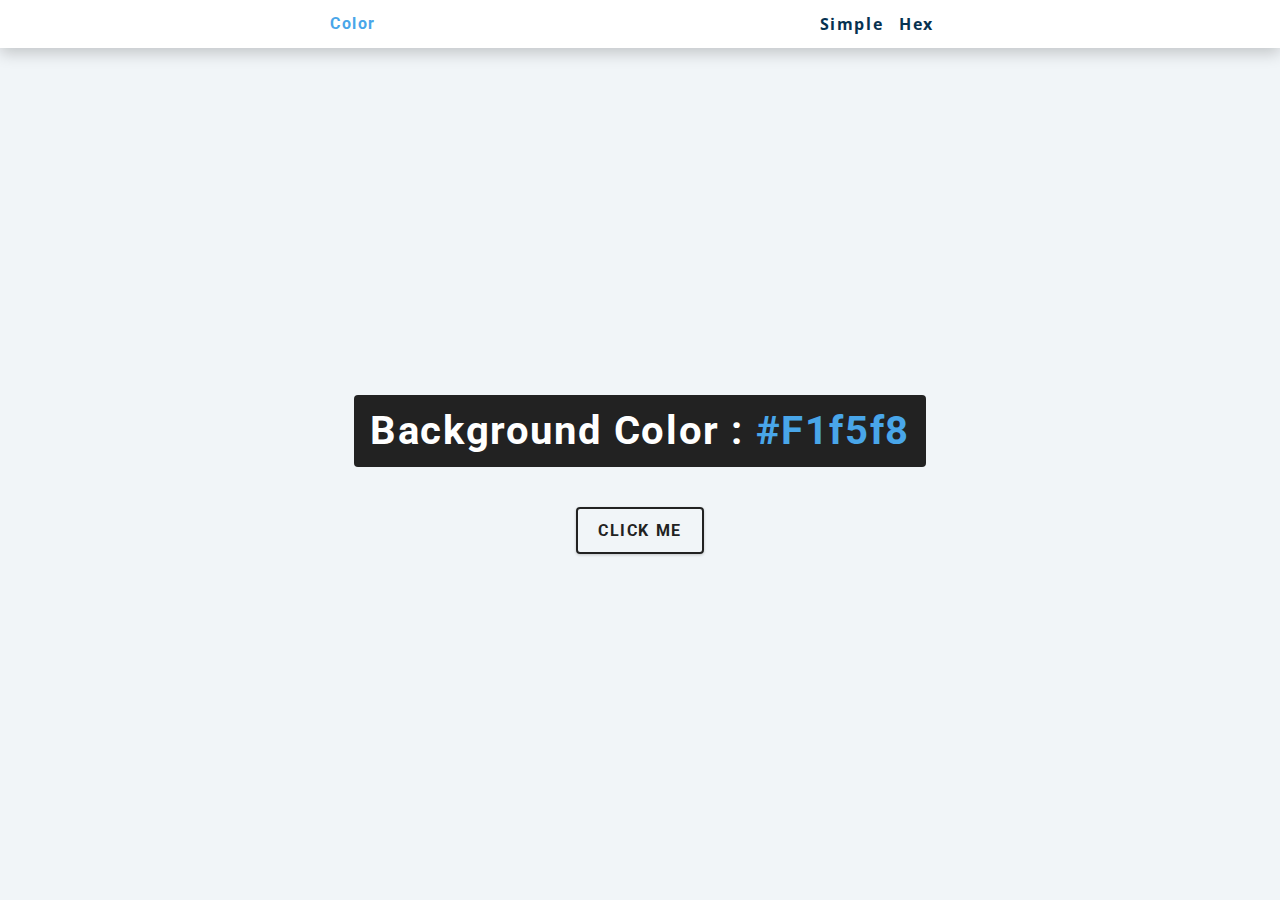
<file: Color Flipper/index.html>
<!DOCTYPE html>
<html lang="en">
  <head>
    <meta charset="UTF-8" />
    <meta name="viewport" content="width=device-width, initial-scale=1.0" />
    <title>Color Flipper || Simple</title>

    <!-- styles -->
    <link rel="stylesheet" href="styles.css" />
  </head>
  <body>
    <nav>
      <div class="nav-center">
        <h4>color</h4>
        <ul class="nav-links">
          <li>
            <a href="index.html">Simple</a>
          </li>
          <li>
            <a href="hex.html">Hex</a>
          </li>
        </ul>
      </div>
    </nav>
    <main>
      <div class="container">
        <h2>Background Color : <span class="color">
          #f1f5f8
        </span></h2>
        <button class="btn btn-hero" id="btn">Click Me</button>
      </div>
    </main>
    <!-- javascript -->
    <script src="app.js"></script>
  </body>
</html>
</file>
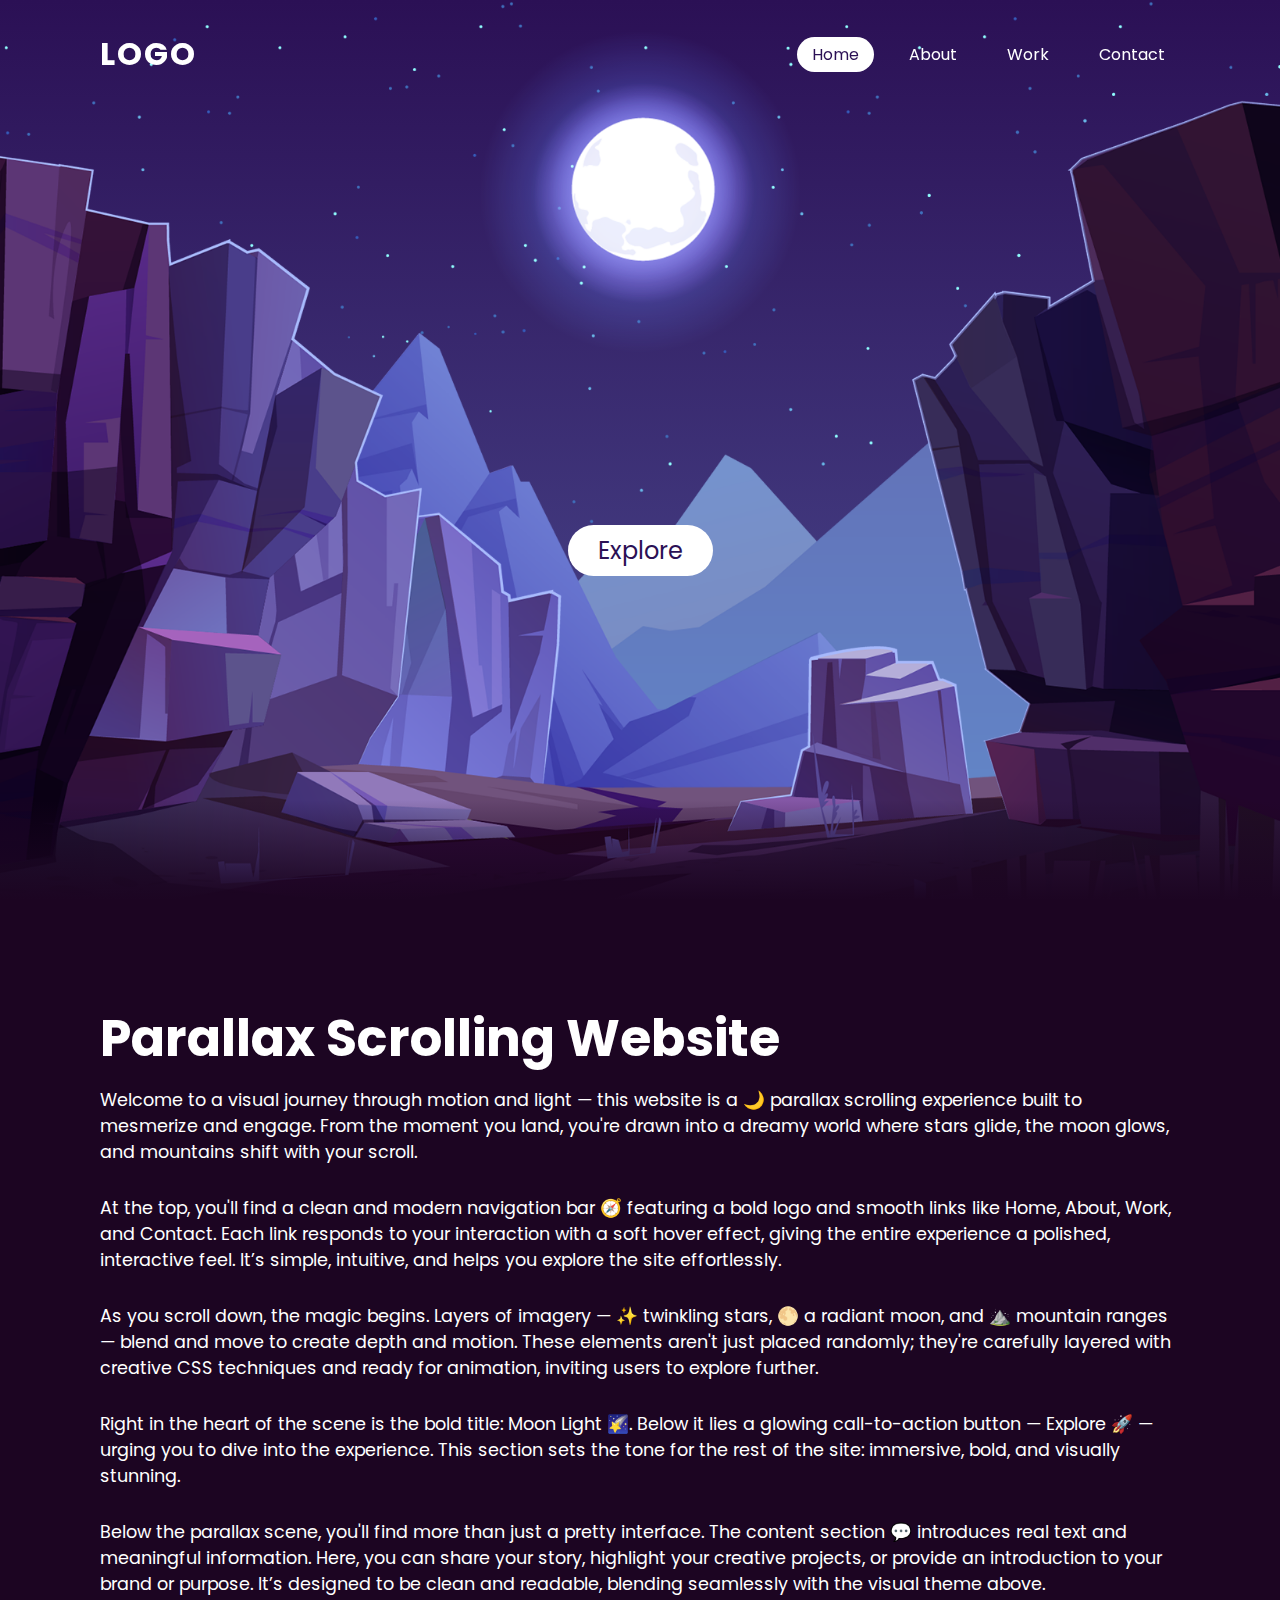
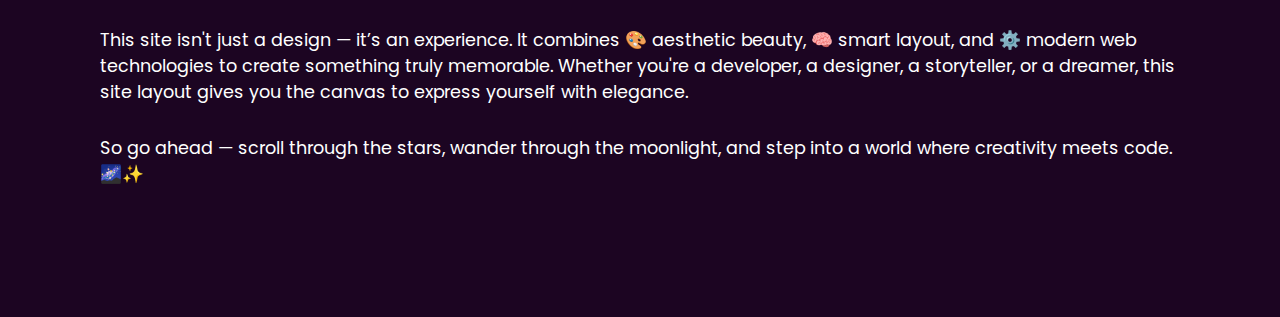
<file: Moon_light_Parallax/index.html>
<!DOCTYPE html>
<html lang="en">
<head>
    <meta charset="UTF-8">
    <meta name="viewport" content="width=device-width, initial-scale=1.0">
    <title>Parallax Website</title>
    <link rel="stylesheet" href="style.css">
</head>
<body>
    <header>
        <a href="#" class="logo">Logo</a>
        <ul>
            <li><a href="#" class="active">Home</a></li>
            <li><a href="#">About</a></li>
            <li><a href="#">Work</a></li>
            <li><a href="#">Contact</a></li>
        </ul>
    </header>

    <section>
        <img src="images/stars.png" alt="stars" id="stars">
        <img src="images/moon.png" alt="moon" id="moon">
        <img src="images/mountains_behind.png" alt="mountains_behind" id="mountains_behind">
        
        <h2 id="text">Moon Light</h2>
        <a href="#sec" id="btn">Explore</a>
        <img src="images/mountains_front.png" alt="mountains_front" id="mountains_front">
    </section>

    <div class="sec" id="sec">
        <h2>Parallax Scrolling Website</h2>
        <p>Welcome to a visual journey through motion and light — this website is a 🌙 parallax scrolling experience built to
        mesmerize and engage. From the moment you land, you're drawn into a dreamy world where stars glide, the moon glows, and
        mountains shift with your scroll.</p>
        
        <p>At the top, you'll find a clean and modern navigation bar 🧭 featuring a bold logo and smooth links like Home, About,
        Work, and Contact. Each link responds to your interaction with a soft hover effect, giving the entire experience a
        polished, interactive feel. It’s simple, intuitive, and helps you explore the site effortlessly.</p>
        
        <p>As you scroll down, the magic begins. Layers of imagery — ✨ twinkling stars, 🌕 a radiant moon, and ⛰️ mountain ranges —
        blend and move to create depth and motion. These elements aren't just placed randomly; they're carefully layered with
        creative CSS techniques and ready for animation, inviting users to explore further.</p>
        
        <p>Right in the heart of the scene is the bold title: Moon Light 🌠. Below it lies a glowing call-to-action button —
        Explore 🚀 — urging you to dive into the experience. This section sets the tone for the rest of the site: immersive,
        bold, and visually stunning.</p>
        
        <p>Below the parallax scene, you'll find more than just a pretty interface. The content section 💬 introduces real text and
        meaningful information. Here, you can share your story, highlight your creative projects, or provide an introduction to
        your brand or purpose. It’s designed to be clean and readable, blending seamlessly with the visual theme above.</p>
        
        <p>This site isn't just a design — it’s an experience. It combines 🎨 aesthetic beauty, 🧠 smart layout, and ⚙️ modern web
        technologies to create something truly memorable. Whether you're a developer, a designer, a storyteller, or a dreamer,
        this site layout gives you the canvas to express yourself with elegance.</p>
        
        <p>So go ahead — scroll through the stars, wander through the moonlight, and step into a world where creativity meets code.
        🌌✨</p>

    </div>

    <script src="script.js"></script>
    
</body>
</html>
</file>
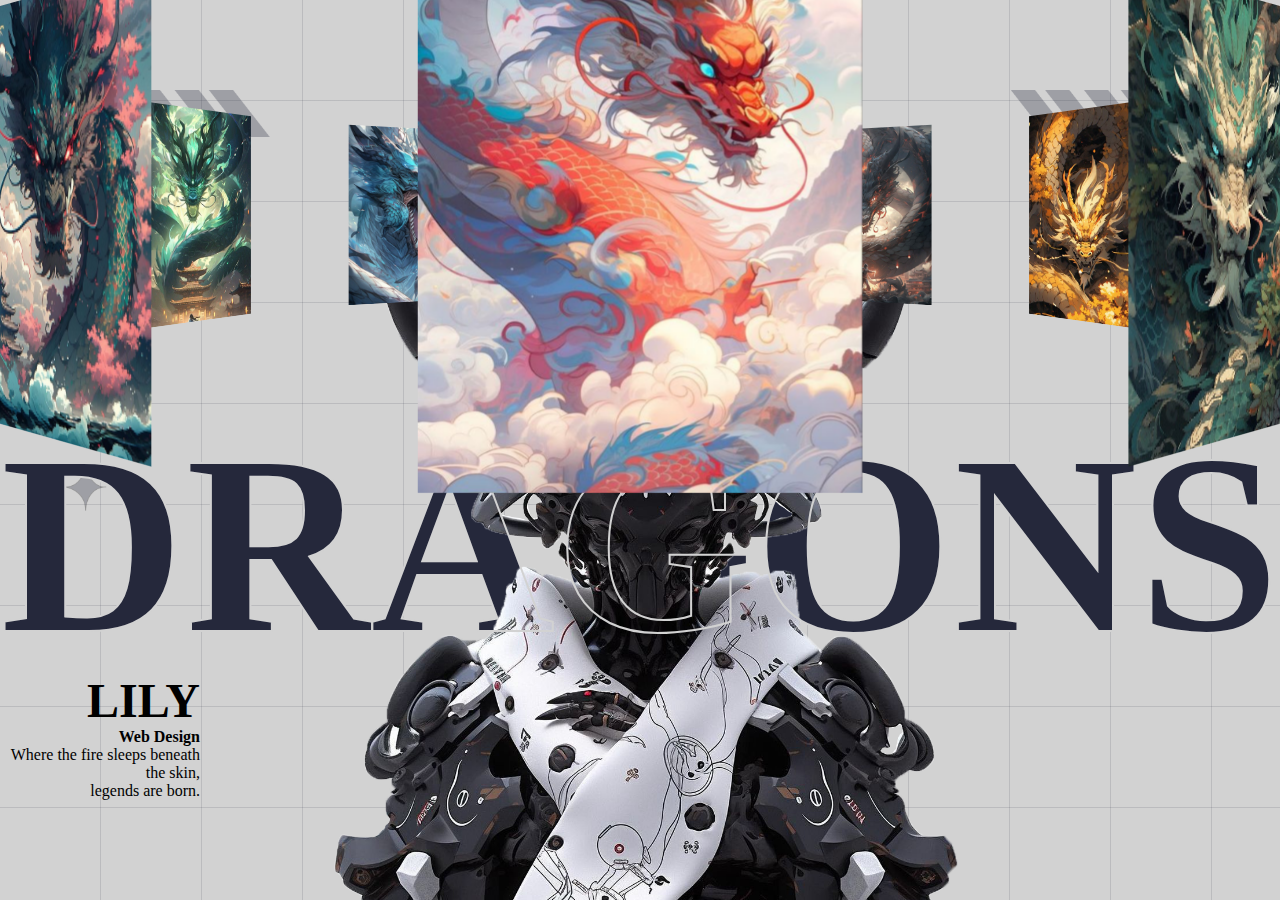
<file: 3D Image Slider/Dragons/index.html>
<!DOCTYPE html>
<html lang="en">
<head>
    <meta charset="UTF-8">
    <meta name="viewport" content="width=device-width, initial-scale=1.0">
    <title>Dragons</title>
    <style>
        
        *{
            margin: 0;
            padding: 0;
            box-sizing: border-box;
        }
        body{
            background-color: #D2D2D2;
            background-image:
            repeating-linear-gradient(
                to right, transparent 0 100px,
                #25283b22 100px 101px
            ),
            repeating-linear-gradient(
                to bottom, transparent 0 100px,
                #25283b22 100px 101px
            );
        }
        
        body::before{
            position: absolute;
            width: min(1400px, 90vw);
            top: 10%;
            left: 50%;
            height: 90%;
            transform: translateX(-50%);
            content: '';
            background-image: url(images/bg.png);
            background-size: 100%;
            background-repeat: no-repeat;
            background-position: top center;
            pointer-events: none;
        }
    </style>
    <link rel="stylesheet" href="style.css">
</head>
<body>

    <div class="banner">
        <div class="slider" style="--quantity: 10">
            <div class="item" style="--position: 1"><img src="images/dragon_1.jpg" alt=""></div>
            <div class="item" style="--position: 2"><img src="images/dragon_2.jpg" alt=""></div>
            <div class="item" style="--position: 3"><img src="images/dragon_3.jpg" alt=""></div>
            <div class="item" style="--position: 4"><img src="images/dragon_4.jpg" alt=""></div>
            <div class="item" style="--position: 5"><img src="images/dragon_5.jpg" alt=""></div>
            <div class="item" style="--position: 6"><img src="images/dragon_6.jpg" alt=""></div>
            <div class="item" style="--position: 7"><img src="images/dragon_7.jpg" alt=""></div>
            <div class="item" style="--position: 8"><img src="images/dragon_8.jpg" alt=""></div>
            <div class="item" style="--position: 9"><img src="images/dragon_9.jpg" alt=""></div>
            <div class="item" style="--position: 10"><img src="images/dragon_10.jpg" alt=""></div>
        </div>
        <div class="content">
            <h1 data-content="DRAGONS">
                DRAGONS
            </h1>
            <div class="author">
                <h2>LILY</h2>
                <p><b>Web Design</b></p>
                <p>
                    Where the fire sleeps beneath the skin,       
                <p>legends are born.</p>
            </div>
            <div class="model"></div>
        </div>
    </div>
    
</body>
</html>
</file>
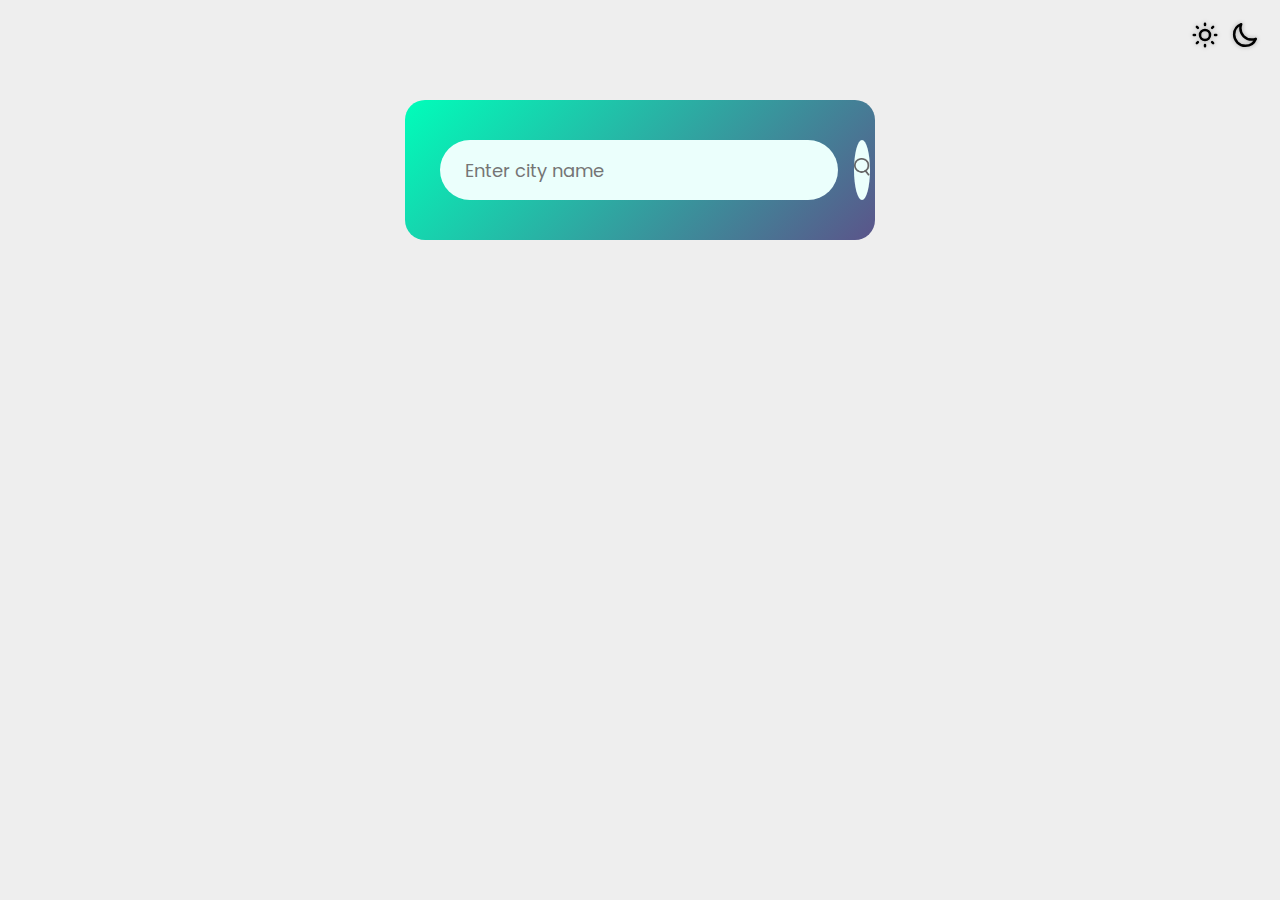
<file: Weather App/Weather App 1/index.html>
<!DOCTYPE html>
<html lang="en">

<head>
    <meta charset="UTF-8">
    <meta name="viewport" content="width=device-width, initial-scale=1.0">
    <title>Weather App</title>
    <link rel="stylesheet" href="style.css">

    <link rel="apple-touch-icon" sizes="180x180" href="favicon_icon/apple-touch-icon.png">
    <link rel="icon" type="image/png" sizes="32x32" href="favicon_icon/favicon-32x32.png">
    <link rel="icon" type="image/png" sizes="16x16" href="favicon_icon/favicon-16x16.png">
    <link rel="manifest" href="favicon_icon/site.webmanifest">
</head>

<body>
    <div class="theme-toggle">
        <img src="images/sun.svg" alt="Light mode" id="light-icon">
        <img src="images/moon.svg" alt="Dark mode" id="dark-icon">
    </div>


    <div class="card">
        <div class="search">
            <input type="search" placeholder="Enter city name" spellcheck="false">
            <button><img src="images/search.png" alt="search_icon"></button>
        </div>
        <div class="error">
            <p>Invalid city name</p>
        </div>

        <div class="weather">
            <img src="images/rain.png" alt="weather_icon" class="weather_icon">
            <h1 class="temp">22°C</h1>
            <h2 class="city">New York</h2>

            <div class="details">
                <div class="col">
                    <img src="images/humidity.png" alt="humidity_icon">
                    <div>
                        <p class="humidity">50%</p>
                        <p>Humidity</p>
                    </div>
                </div>

                <div class="col">
                    <img src="images/wind.png" alt="wind">
                    <div>
                        <p class="wind">15 km/hr</p>
                        <p>Wind Speed</p>
                    </div>
                </div>
            </div>
        </div>
    </div>

    <script src="script.js"></script>
</body>

</html>
</file>
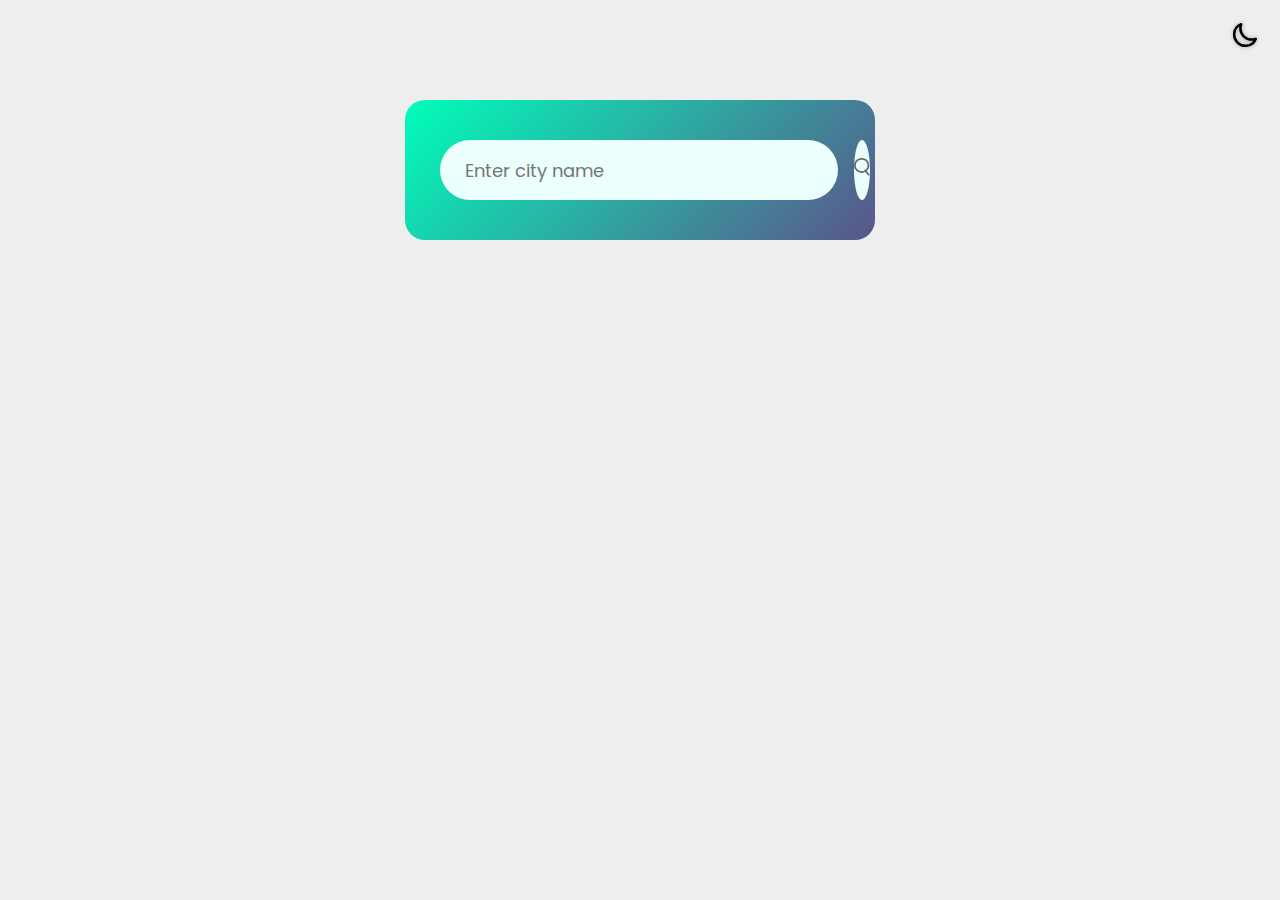
<file: Weather App/Weather App 2/index.html>
<!DOCTYPE html>
<html lang="en">

<head>
    <meta charset="UTF-8">
    <meta name="viewport" content="width=device-width, initial-scale=1.0">
    <title>Weather App</title>
    <link rel="stylesheet" href="style.css">

    <link rel="apple-touch-icon" sizes="180x180" href="favicon_icon/apple-touch-icon.png">
    <link rel="icon" type="image/png" sizes="32x32" href="favicon_icon/favicon-32x32.png">
    <link rel="icon" type="image/png" sizes="16x16" href="favicon_icon/favicon-16x16.png">
    <link rel="manifest" href="favicon_icon/site.webmanifest">
</head>

<body>
    <div class="theme-toggle">
        <img src="images/moon.svg" alt="Toggle Theme" id="theme-icon">
    </div>


    <div class="card">
        <div class="search">
            <input type="search" placeholder="Enter city name" spellcheck="false">
            <button><img src="images/search.png" alt="search_icon"></button>
        </div>
        <div class="error">
            <p>Invalid city name</p>
        </div>

        <div class="weather">
            <img src="images/rain.png" alt="weather_icon" class="weather_icon">
            <h1 class="temp">22°C</h1>
            <h2 class="city">New York</h2>

            <div class="details">
                <div class="col">
                    <img src="images/humidity.png" alt="humidity_icon">
                    <div>
                        <p class="humidity">50%</p>
                        <p>Humidity</p>
                    </div>
                </div>

                <div class="col">
                    <img src="images/wind.png" alt="wind">
                    <div>
                        <p class="wind">15 km/hr</p>
                        <p>Wind Speed</p>
                    </div>
                </div>
            </div>
        </div>
    </div>

    <script src="script.js"></script>
</body>

</html>
</file>
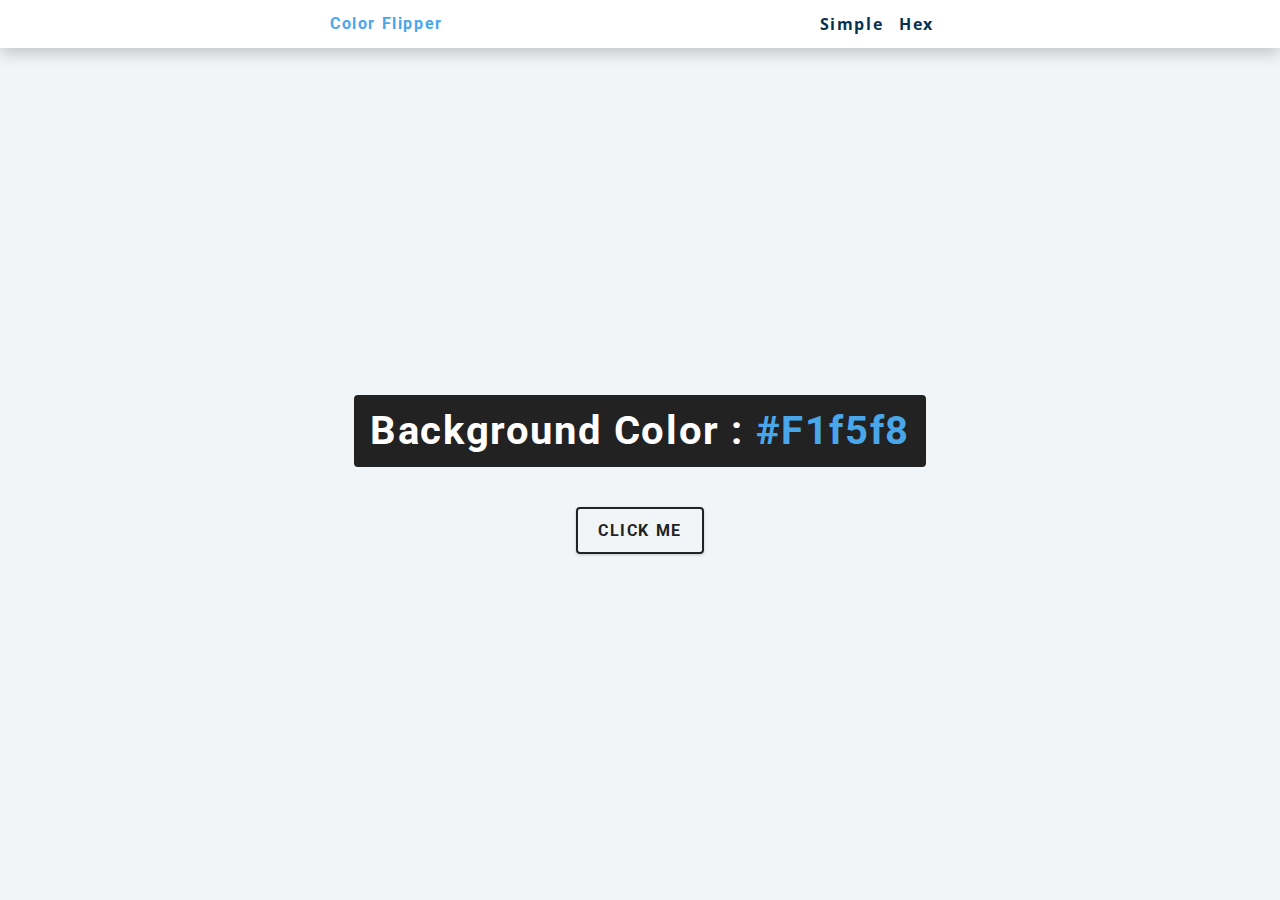
<file: Color Flipper/hex.html>
<!DOCTYPE html>
<html lang="en">
  <head>
    <meta charset="UTF-8" />
    <meta name="viewport" content="width=device-width, initial-scale=1.0" />
    <title>
      Color Flipper || Simple
    </title>

    <!-- styles -->
    <link rel="stylesheet" href="styles.css" />
  </head>

  <body>
    <nav>
      <div class="nav-center">
        <h4>color flipper</h4>
        <ul class="nav-links">
          <li><a href="index.html">simple</a></li>
          <li><a href="hex.html">hex</a></li>
        </ul>
      </div>
    </nav>
    <main>
      <div class="container">
        <h2>background color : <span class="color">#f1f5f8</span></h2>
        <button class="btn btn-hero" id="btn">click me</button>
      </div>
    </main>
    <!-- javascript -->
    <script src="hex.js"></script>
  </body>
</html>
</file>
<file: Color Flipper/styles.css>
/*
=============== 
Fonts
===============
*/
@import url("https://fonts.googleapis.com/css?family=Open+Sans|Roboto:400,700&display=swap");

/*
=============== 
Variables
===============
*/

:root {
  /* dark shades of primary color*/
  --clr-primary-1: hsl(205, 86%, 17%);
  --clr-primary-2: hsl(205, 77%, 27%);
  --clr-primary-3: hsl(205, 72%, 37%);
  --clr-primary-4: hsl(205, 63%, 48%);
  /* primary/main color */
  --clr-primary-5: hsl(205, 78%, 60%);
  /* lighter shades of primary color */
  --clr-primary-6: hsl(205, 89%, 70%);
  --clr-primary-7: hsl(205, 90%, 76%);
  --clr-primary-8: hsl(205, 86%, 81%);
  --clr-primary-9: hsl(205, 90%, 88%);
  --clr-primary-10: hsl(205, 100%, 96%);
  /* darkest grey - used for headings */
  --clr-grey-1: hsl(209, 61%, 16%);
  --clr-grey-2: hsl(211, 39%, 23%);
  --clr-grey-3: hsl(209, 34%, 30%);
  --clr-grey-4: hsl(209, 28%, 39%);
  /* grey used for paragraphs */
  --clr-grey-5: hsl(210, 22%, 49%);
  --clr-grey-6: hsl(209, 23%, 60%);
  --clr-grey-7: hsl(211, 27%, 70%);
  --clr-grey-8: hsl(210, 31%, 80%);
  --clr-grey-9: hsl(212, 33%, 89%);
  --clr-grey-10: hsl(210, 36%, 96%);
  --clr-white: #fff;
  --clr-red-dark: hsl(360, 67%, 44%);
  --clr-red-light: hsl(360, 71%, 66%);
  --clr-green-dark: hsl(125, 67%, 44%);
  --clr-green-light: hsl(125, 71%, 66%);
  --clr-black: #222;
  --ff-primary: "Roboto", sans-serif;
  --ff-secondary: "Open Sans", sans-serif;
  --transition: all 0.3s linear;
  --spacing: 0.1rem;
  --radius: 0.25rem;
  --light-shadow: 0 5px 15px rgba(0, 0, 0, 0.1);
  --dark-shadow: 0 5px 15px rgba(0, 0, 0, 0.2);
  --max-width: 1170px;
  --fixed-width: 620px;
}
/*
=============== 
Global Styles
===============
*/

*,
::after,
::before {
  margin: 0;
  padding: 0;
  box-sizing: border-box;
}
body {
  font-family: var(--ff-secondary);
  background: var(--clr-grey-10);
  color: var(--clr-grey-1);
  line-height: 1.5;
  font-size: 0.875rem;
}
ul {
  list-style-type: none;
}
a {
  text-decoration: none;
}
h1,
h2,
h3,
h4 {
  letter-spacing: var(--spacing);
  text-transform: capitalize;
  line-height: 1.25;
  margin-bottom: 0.75rem;
  font-family: var(--ff-primary);
}
h1 {
  font-size: 3rem;
}
h2 {
  font-size: 2rem;
}
h3 {
  font-size: 1.25rem;
}
h4 {
  font-size: 0.875rem;
}
p {
  margin-bottom: 1.25rem;
  color: var(--clr-grey-5);
}
@media screen and (min-width: 800px) {
  h1 {
    font-size: 4rem;
  }
  h2 {
    font-size: 2.5rem;
  }
  h3 {
    font-size: 1.75rem;
  }
  h4 {
    font-size: 1rem;
  }
  body {
    font-size: 1rem;
  }
  h1,
  h2,
  h3,
  h4 {
    line-height: 1;
  }
}
/*  global classes */

/* section */
.section {
  padding: 5rem 0;
}

.section-center {
  width: 90vw;
  margin: 0 auto;
  max-width: 1170px;
}
@media screen and (min-width: 992px) {
  .section-center {
    width: 95vw;
  }
}
main {
  min-height: 100vh;
  display: grid;
  place-items: center;
}

/*
=============== 
Nav
===============
*/
nav {
  background: var(--clr-white);
  height: 3rem;
  display: grid;
  align-items: center;
  box-shadow: var(--dark-shadow);
}
.nav-center {
  width: 90vw;
  max-width: var(--fixed-width);
  margin: 0 auto;
  display: flex;
  align-items: center;
  justify-content: space-between;
}
.nav-center h4 {
  margin-bottom: 0;
  color: var(--clr-primary-5);
}
.nav-links {
  display: flex;
}
nav a {
  text-transform: capitalize;
  font-weight: 700;
  font-size: 1rem;
  color: var(--clr-primary-1);
  letter-spacing: var(--spacing);
  margin-right: 1rem;
}
nav a:hover {
  color: var(--clr-primary-5);
}
/*
=============== 
Container
===============
*/
main {
  min-height: calc(100vh - 3rem);
  display: grid;
  place-items: center;
}
.container {
  text-align: center;
}
.container h2 {
  background: var(--clr-black);
  color: var(--clr-white);
  padding: 1rem;
  border-radius: var(--radius);
  margin-bottom: 2.5rem;
}
.color {
  color: var(--clr-primary-5);
}
.btn-hero {
  font-family: var(--ff-primary);
  text-transform: uppercase;
  background: transparent;
  color: var(--clr-black);
  letter-spacing: var(--spacing);
  display: inline-block;
  font-weight: 700;
  transition: var(--transition);
  border: 2px solid var(--clr-black);
  cursor: pointer;
  box-shadow: 0 1px 3px rgba(0, 0, 0, 0.2);
  border-radius: var(--radius);
  font-size: 1rem;
  padding: 0.75rem 1.25rem;
}
.btn-hero:hover {
  color: var(--clr-white);
  background: var(--clr-black);
}
</file>
<file: Moon_light_Parallax/style.css>
@import url('https://fonts.googleapis.com/css2?family=Poppins:ital,wght@0,100;0,200;0,300;0,400;0,500;0,600;0,700;0,800;0,900;1,100;1,200;1,300;1,400;1,500;1,600;1,700;1,800;1,900&display=swap');

*{
    margin: 0;
    padding: 0;
    box-sizing: border-box;
    font-family: 'Poppins',sans-serif;
    scroll-behavior: smooth;

}


body{
    min-height: 100vh;
    overflow-x: hidden ;
    background: linear-gradient(#2b1055,#7597de);

}

header{
    position: absolute;
    top: 0;
    left: 0;
    width: 100%;
    padding: 30px 100px;
    display: flex;
    justify-content:  space-between;
    align-items: center;
    z-index: 10000;
}

header .logo{
    color: white;
    font-weight: 700;
    text-decoration: none;
    font-size: 2em;
    text-transform: uppercase;
    letter-spacing: 2px;
}

header ul{
    display: flex;
    justify-content: center;
    align-items: center;
}

header ul li{
    list-style: none;
    margin-left: 20px;

}

header ul li a{
    text-decoration: none;
    padding: 6px 15px;
    color: white;
    border-radius: 20px;
}

header ul li a:hover , 
header ul li a.active
{
    background: white;
    color: #2b1055;
}

section{
    position: relative;
    width: 100%;
    height: 100vh;
    padding:  100px;
    display: flex;
    justify-content: center;
    align-items: center;
    overflow: hidden;
}

section::before{
    content: '';
    position: absolute;
    bottom: 0;
    width: 100%;
    height: 100px;
    background: linear-gradient(to top,#1c0522,transparent);
    z-index: 1000;
}

section img{
   position: absolute; 
   top: 0;
   left: 0;
   width: 100%;
   height: 100%;
   object-fit: cover;
   pointer-events: none;
}

section img#moon{
   mix-blend-mode: screen; 
}

section img#mountains_front{
    z-index: 10;
}
#text
{
    position: absolute;
    right: -350px;
    color: white;
    white-space: nowrap;
    font-size: 7.5vw;
    z-index: 9;
    pointer-events: none;

}

#btn{
    text-decoration: none;
    display: inline-block;
    padding: 8px 30px;
    border-radius: 40px;
    background: white;
    color: #2b1055;
    font-size: 1.5em;
    z-index: 9;
    transform: translateY(100px);
}

.sec{
    position: relative;
    padding: 100px;
    background-color: #1c0522;
}

.sec h2{
    font-size: 3.2em;
    margin-bottom: 10px;
    color: white;
}

.sec p{
    font-size: 1.1em;
    color: white;
    padding-bottom: 30px;
}
</file>
<file: 3D Image Slider/Dragons/style.css>
@import url('https://fonts.cdnfonts.com/css/ica-rubrik-black');
@import url('https://fonts.cdnfonts.com/css/poppins');

.banner{
    width: 100%;
    height: 100vh;
    text-align: center;
    overflow: hidden;
    position: relative;
}
.banner .slider{
    position: absolute;
    width: 200px;
    height: 250px;
    top: 10%;
    left: calc(50% - 100px);
    transform-style: preserve-3d;
    transform: perspective(1000px);
    animation: autoRun 20s linear infinite;
    z-index: 2;
}
@keyframes autoRun{
    from{
        transform: perspective(1000px) rotateX(-16deg) rotateY(0deg);
    }to{
        transform: perspective(1000px) rotateX(-16deg) rotateY(360deg);
    }
}

.banner .slider .item{
    position: absolute;
    inset: 0 0 0 0;
    transform: 
        rotateY(calc( (var(--position) - 1) * (360 / var(--quantity)) * 1deg))
        translateZ(550px);
}
.banner .slider .item img{
    width: 100%;
    height: 100%;
    object-fit: cover;
}
.banner .content{
    position: absolute;
    bottom: 0;
    left: 50%;
    transform: translateX(-50%);
    width: min(1400px, 100vw);
    height: max-content;
    padding-bottom: 100px;
    display: flex;
    flex-wrap: wrap;
    justify-content: space-between;
    align-items: center;
    z-index: 1;
}
.banner .content h1{
    font-family: 'ICA Rubrik';
    font-size: 16em;
    line-height: 1em;
    color: #25283B;
    position: relative;
}
.banner .content h1::after{
    position: absolute;
    inset: 0 0 0 0;
    content: attr(data-content);
    z-index: 2;
    -webkit-text-stroke: 2px #d2d2d2;
    color: transparent;
}
.banner .content .author{
    font-family: Poppins;
    text-align: right;
    max-width: 200px;
}
.banner .content h2{
    font-size: 3em;
}
.banner .content .model{
    background-image: url(images/model.png);
    width: 100%;
    height: 75vh;
    position: absolute;
    bottom: 0;
    left: 0;
    background-size: auto 130%;
    background-repeat: no-repeat;
    background-position: top center;
    z-index: 1;
}
@media screen and (max-width: 1023px) {
    .banner .slider{
        width: 160px;
        height: 200px;
        left: calc(50% - 80px);
    }
    .banner .slider .item{
        transform: 
            rotateY(calc( (var(--position) - 1) * (360 / var(--quantity)) * 1deg))
            translateZ(300px);
    }
    .banner .content h1{
        text-align: center;
        width: 100%;
        text-shadow: 0 10px 20px #000;
        font-size: 7em;
    }
    .banner .content .author{
        color: #fff;
        padding: 20px;
        text-shadow: 0 10px 20px #000;
        z-index: 2;
        max-width: unset;
        width: 100%;
        text-align: center;
        padding: 0 30px;
    }
}
@media screen and (max-width: 767px) {
    .banner .slider{
        width: 100px;
        height: 150px;
        left: calc(50% - 50px);
    }
    .banner .slider .item{
        transform: 
            rotateY(calc( (var(--position) - 1) * (360 / var(--quantity)) * 1deg))
            translateZ(180px);
    }
    .banner .content h1{
        font-size: 5em;
    }
}
</file>
<file: Weather App/Weather App 1/style.css>
@import url('https://fonts.googleapis.com/css2?family=Poppins:ital,wght@0,100;0,200;0,300;0,400;0,500;0,600;0,700;0,800;0,900;1,100;1,200;1,300;1,400;1,500;1,600;1,700;1,800;1,900&display=swap');

* {

    margin: 0;
    padding: 0;
    font-family: 'Poppins', sans-serif;
    box-sizing: border-box;
    /* box-sizing: border-box; is a CSS property that changes how the width and height of an element are calculated. When set to border-box, the padding and border of an element are included in its total width and height, rather than being added on top.  */
}

body{
    background: #eee;
}

.card{
    width: 90%;
    max-width: 470px;
    background: linear-gradient(135deg, #00feba, #5b548a);
    color: #fff;
    margin: 100px auto 0;
    border-radius: 20px;
    padding: 40px 35px;
    text-align: center;
} 

.search{
    width: 100%;
    display: flex;
    align-items: center;
    justify-content: space-between;
}

.search input{
    border: 0;
    outline: 0;
    background: #ebfffc;
    color: #555;
    padding: 10px 25px;
    height: 60px;
    border-radius: 30px;
    flex: 1;
    margin-right: 16px;
    font-size: 18px;
}

.search button{
    border: 0;
    outline: 0;
    background: #ebfffc;
    border-radius: 50%;
    height: 60px;
    width: 60px;
    cursor: pointer;

}

.search button img{
    width: 16px;
}

.weather_icon{
    width: 170px;
    margin-top: 30px;
    user-select: none;
}

.weather h1{
    font-size: 80px;
    font-weight: 500;
    user-select: none;
}

.weather h2{
    font-size: 45px;
    font-weight: 400;
    margin-top: -10px;
    user-select: none;
}

.details{
    display: flex;
    align-items: center;
    justify-content: space-between;
    padding: 0 20px;
    margin-top: 50px;
    user-select: none;
}

.col{
    display: flex;
    align-items: center;
    text-align: left;
}

.col img{
    width: 40px;
    margin-right: 10px;
}

.humidity , .wind{
    font-size: 28px;
    margin-top: -6px;
}

.weather{
    display:none;
}

.error{
    text-align: left;
    margin-left: 10px;
    font-size: 14px;
    margin-top: 10px;
    display: none;
}

.theme-toggle {
    position: absolute;
    top: 20px;
    right: 20px;
    z-index: 999;
    display: flex;
    gap: 10px;
}

.theme-toggle img {
    width: 30px;
    height: 30px;
    cursor: pointer;
    filter: drop-shadow(0 0 2px #00000050);
}

body.dark {
    background: #1e1e1e;
}

body.dark .card {
    background: linear-gradient(135deg, #2c3e50, #4ca1af);
    color: #fff;
}

body.dark .search input,
body.dark .search button {
    background: #333;
    color: #fff;
}
</file>
<file: Weather App/Weather App 2/style.css>
@import url('https://fonts.googleapis.com/css2?family=Poppins:ital,wght@0,100;0,200;0,300;0,400;0,500;0,600;0,700;0,800;0,900;1,100;1,200;1,300;1,400;1,500;1,600;1,700;1,800;1,900&display=swap');

* {

    margin: 0;
    padding: 0;
    font-family: 'Poppins', sans-serif;
    box-sizing: border-box;
    /* box-sizing: border-box; is a CSS property that changes how the width and height of an element are calculated. When set to border-box, the padding and border of an element are included in its total width and height, rather than being added on top.  */
}

body{
    background: #eee;
}

.card{
    width: 90%;
    max-width: 470px;
    background: linear-gradient(135deg, #00feba, #5b548a);
    color: #fff;
    margin: 100px auto 0;
    border-radius: 20px;
    padding: 40px 35px;
    text-align: center;
} 

.search{
    width: 100%;
    display: flex;
    align-items: center;
    justify-content: space-between;
}

.search input{
    border: 0;
    outline: 0;
    background: #ebfffc;
    color: #555;
    padding: 10px 25px;
    height: 60px;
    border-radius: 30px;
    flex: 1;
    margin-right: 16px;
    font-size: 18px;
}

.search button{
    border: 0;
    outline: 0;
    background: #ebfffc;
    border-radius: 50%;
    height: 60px;
    width: 60px;
    cursor: pointer;

}

.search button img{
    width: 16px;
}

.weather_icon{
    width: 170px;
    margin-top: 30px;
    user-select: none;
}

.weather h1{
    font-size: 80px;
    font-weight: 500;
    user-select: none;
}

.weather h2{
    font-size: 45px;
    font-weight: 400;
    margin-top: -10px;
    user-select: none;
}

.details{
    display: flex;
    align-items: center;
    justify-content: space-between;
    padding: 0 20px;
    margin-top: 50px;
    user-select: none;
}

.col{
    display: flex;
    align-items: center;
    text-align: left;
}

.col img{
    width: 40px;
    margin-right: 10px;
}

.humidity , .wind{
    font-size: 28px;
    margin-top: -6px;
}

.weather{
    display:none;
}

.error{
    text-align: left;
    margin-left: 10px;
    font-size: 14px;
    margin-top: 10px;
    display: none;
}

.theme-toggle {
    position: absolute;
    top: 20px;
    right: 20px;
    z-index: 999;
}

.theme-toggle img {
    width: 30px;
    height: 30px;
    cursor: pointer;
    transition: filter 0.3s ease;
    filter: drop-shadow(0 0 2px #00000050);
}

body.dark {
    background: #1e1e1e;
}

body.dark .card {
    background: linear-gradient(135deg, #2c3e50, #4ca1af);
    color: #fff;
}

body.dark .search input,
body.dark .search button {
    background: #333;
    color: #fff;
}
</file>
